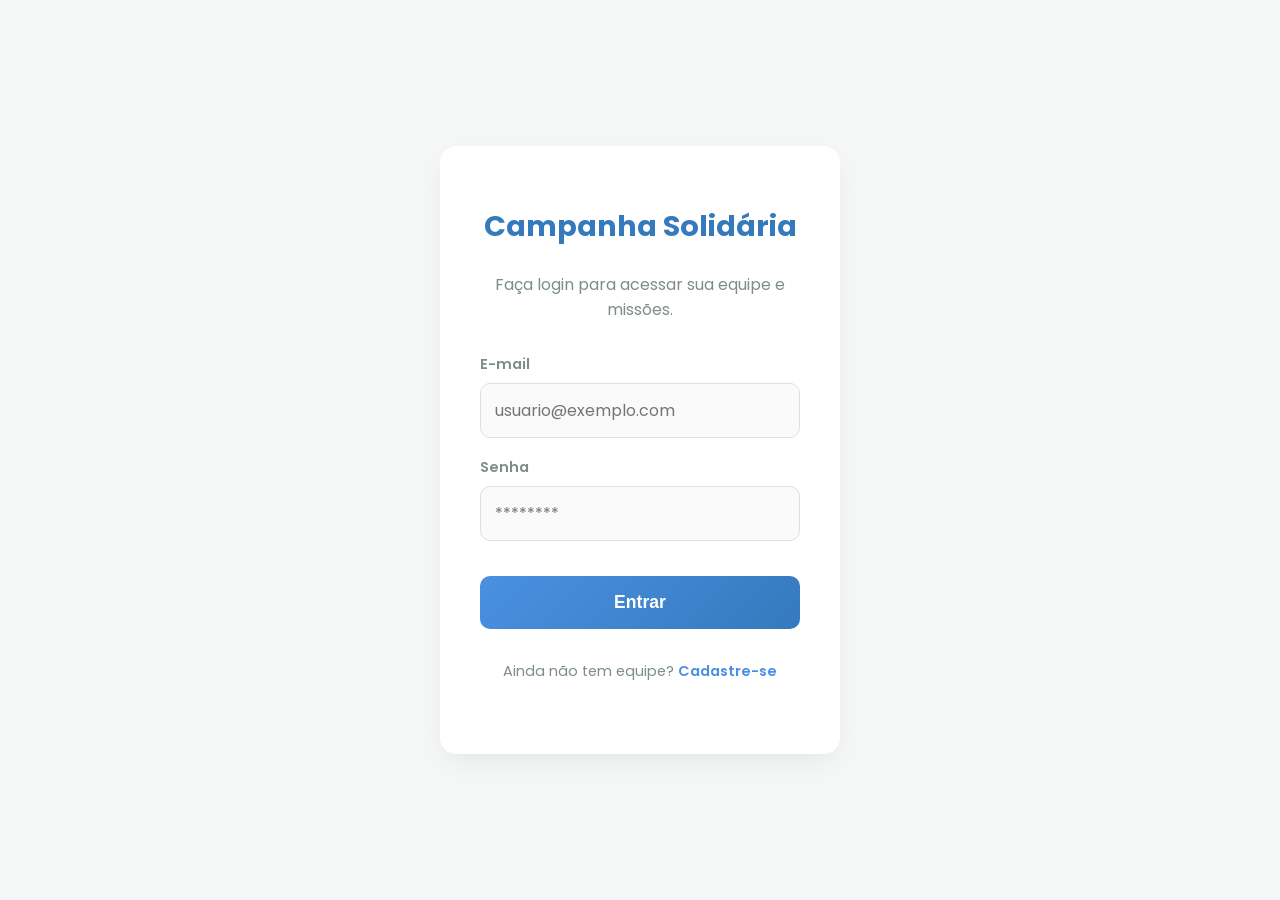
<file: index.html>
<!DOCTYPE html>
<html lang="pt-br">
<head>
    <meta charset="UTF-8">
    <meta name="viewport" content="width=device-width, initial-scale=1.0">
    <title>Login - Campanha de Livros</title>
    <link rel="stylesheet" href="style.css">
</head>
<body>

    <div class="login-container">
        <h1>Campanha Solidária</h1>
        <p>Faça login para acessar sua equipe e missões.</p>
        
        <form id="loginForm">
            <div class="input-group">
                <label for="email">E-mail</label>
                <input type="email" id="email" placeholder="usuario@exemplo.com" required>
            </div>
            
            <div class="input-group">
                <label for="password">Senha</label>
                <input type="password" id="password" placeholder="********" required>
            </div>

            <button type="submit" class="btn-primary">Entrar</button>
        </form>

        <div class="footer-links">
            <p>Ainda não tem equipe? <a href="pages/cadastro-login/cadastro.html">Cadastre-se</a></p>
        </div>
    </div>

    <script src="mock-data.js"></script>
    <script src="auth.js"></script>
</body>
</html>
</file>
<file: style.css>
/* /style.css (RAIZ - LOGIN) */

@import url('https://fonts.googleapis.com/css2?family=Poppins:wght@400;600;700&display=swap');

:root {
    --bg-base: #f4f7f6;
    --white: #ffffff;
    --primary: #4a90e2;
    --primary-dark: #357abd;
    --text-main: #2c3e50;
    --radius: 16px;
    --shadow-soft: 0 10px 30px -10px rgba(0,0,0,0.1);
}

* { box-sizing: border-box; }

body {
    margin: 0; padding: 0;
    font-family: 'Poppins', sans-serif;
    background-color: var(--bg-base);
    color: var(--text-main);
    display: flex; justify-content: center; align-items: center;
    min-height: 100vh;
}

.login-container {
    background-color: var(--white);
    padding: 2.5rem;
    border-radius: var(--radius);
    box-shadow: var(--shadow-soft);
    width: 90%;
    max-width: 400px;
    text-align: center;
}

h1 { color: var(--primary-dark); margin-bottom: 1.5rem; font-size: 1.8rem; }
p { color: #7f8c8d; margin-bottom: 2rem; }

.input-group { margin-bottom: 1.2rem; text-align: left; }
.input-group label { display: block; margin-bottom: 0.5rem; color: #7f8c8d; font-size: 0.9rem; font-weight: 600; }
.input-group input {
    width: 100%; padding: 14px;
    border: 1px solid #e0e0e0; border-radius: 10px;
    font-size: 1rem; background-color: #fafafa;
    font-family: inherit; transition: border 0.3s;
}
.input-group input:focus { border-color: var(--primary); outline: none; background: #fff; }

.btn-primary {
    background: linear-gradient(135deg, var(--primary) 0%, var(--primary-dark) 100%);
    color: white; padding: 16px; width: 100%;
    border: none; border-radius: 10px;
    font-size: 1.1rem; font-weight: bold;
    cursor: pointer; transition: transform 0.2s, box-shadow 0.2s;
    margin-top: 1rem;
}
.btn-primary:active { transform: scale(0.98); }

.footer-links { margin-top: 2rem; font-size: 0.9rem; }
.footer-links a { color: var(--primary); text-decoration: none; font-weight: 600; }
</file>
<file: pages/admin/style.css>
/* /pages/admin/style.css */

/* --- GLOBAL ADAPTADO PARA ADMIN (Sem bottom nav) --- */
@import url('https://fonts.googleapis.com/css2?family=Poppins:wght@400;600;700&display=swap');
:root {
    --bg-base: #eef2f5; --white: #ffffff;
    --primary: #2c3e50; /* Admin mais sóbrio */
    --accent: #e67e22; --danger: #e74c3c;
    --text-main: #2c3e50;
    --header-height: 70px;
    --radius: 12px; --shadow-soft: 0 5px 15px rgba(0,0,0,0.08);
}
* { box-sizing: border-box; }
body {
    margin: 0; font-family: 'Poppins', sans-serif;
    background-color: var(--bg-base); color: var(--text-main);
    padding-top: calc(var(--header-height) + 20px);
    padding-bottom: 20px; /* Sem Nav embaixo */
}
.admin-header {
    position: fixed; top: 0; left: 0; width: 100%; height: var(--header-height);
    background: var(--primary); color: white;
    display: flex; justify-content: space-between; align-items: center;
    padding: 0 25px; z-index: 1000; box-shadow: 0 2px 10px rgba(0,0,0,0.1);
}
.admin-header h2 { font-size: 1.2rem; margin: 0; }
.content-container { width: 100%; max-width: 800px; margin: 0 auto; padding: 0 20px; }

/* Tabs */
.admin-tabs { display: flex; gap: 10px; margin-bottom: 25px; background: #dfe4ea; padding: 5px; border-radius: 10px; }
.tab-btn {
    flex: 1; padding: 12px; border: none; background: transparent;
    cursor: pointer; border-radius: 8px; font-weight: 600; color: #7f8c8d;
    transition: 0.3s;
}
.tab-btn.active { background: white; color: var(--primary); box-shadow: 0 2px 5px rgba(0,0,0,0.05); }

/* Forms */
.card-form {
    background: white; padding: 25px; border-radius: var(--radius);
    box-shadow: var(--shadow-soft); margin-bottom: 25px;
}
.card-form h3 { margin-top: 0; color: var(--primary); }
.card-form input {
    display: block; width: 100%; margin-bottom: 12px; padding: 12px;
    border: 1px solid #ccc; border-radius: 8px; font-family: inherit;
}
.btn-primary {
    background: var(--accent); color: white; border: none; padding: 12px;
    width: 100%; cursor: pointer; border-radius: 8px; font-weight: bold;
}

/* Listas */
.admin-item {
    background: white; padding: 18px; margin-bottom: 12px; border-radius: 8px;
    display: flex; justify-content: space-between; align-items: center;
    border-left: 4px solid var(--primary); box-shadow: 0 2px 5px rgba(0,0,0,0.02);
}
.btn-delete {
    background: #ffebeb; color: var(--danger); border: none;
    width: 36px; height: 36px; border-radius: 50%; cursor: pointer;
    display: flex; align-items: center; justify-content: center; transition: 0.2s;
}
.btn-delete:hover { background: var(--danger); color: white; }
</file>
<file: pages/missions/style.css>
/* /pages/missions/style.css */

/* --- INÍCIO DO GLOBAL --- */
@import url('https://fonts.googleapis.com/css2?family=Poppins:wght@400;600;700&display=swap');
:root {
    --bg-base: #f4f7f6; --white: #ffffff;
    --primary: #4a90e2; --primary-dark: #357abd; --accent: #ff6b6b;
    --text-main: #2c3e50; --text-light: #95a5a6;
    --nav-height: 70px; --header-height: 60px;
    --radius: 16px; --shadow-soft: 0 10px 30px -10px rgba(0,0,0,0.1);
}
* { box-sizing: border-box; -webkit-tap-highlight-color: transparent; }
body {
    margin: 0; font-family: 'Poppins', sans-serif;
    background-color: var(--bg-base); color: var(--text-main);
    padding-top: calc(var(--header-height) + 20px);
    padding-bottom: calc(var(--nav-height) + 20px);
}
/* Header */
.app-header {
    position: fixed; top: 0; left: 0; width: 100%; height: var(--header-height);
    background: rgba(255,255,255,0.95); backdrop-filter: blur(10px);
    display: flex; justify-content: space-between; align-items: center;
    padding: 0 20px; z-index: 1000; box-shadow: 0 2px 10px rgba(0,0,0,0.05);
}
.app-header h2 { font-size: 1rem; margin: 0; color: var(--primary-dark); }
/* Nav */
.bottom-nav {
    position: fixed; bottom: 0; left: 0; width: 100%; height: var(--nav-height);
    background: var(--white); display: flex; justify-content: space-around;
    box-shadow: 0 -5px 20px rgba(0,0,0,0.05); z-index: 1000;
    border-top-left-radius: 20px; border-top-right-radius: 20px;
}
.nav-item {
    text-decoration: none; color: var(--text-light); display: flex;
    flex-direction: column; align-items: center; justify-content: center;
    flex: 1; height: 100%;
}
.nav-item i { font-size: 1.4rem; margin-bottom: 4px; transition: 0.2s; }
.nav-item span { font-size: 0.7rem; font-weight: 600; }
.nav-item.active { color: var(--primary); }
.nav-item.active i { transform: translateY(-2px); }
.content-container { width: 100%; max-width: 600px; margin: 0 auto; padding: 0 20px; animation: fadeIn 0.4s ease-out; }
@keyframes fadeIn { from { opacity: 0; transform: translateY(10px); } to { opacity: 1; transform: translateY(0); } }
/* --- FIM DO GLOBAL --- */

/* Estilos de Missões */
.user-info h2 { font-size: 1.1rem; margin: 0; color: var(--primary-dark); }
.team-badge { font-size: 0.8rem; color: #7f8c8d; background: #eee; padding: 4px 10px; border-radius: 20px; }
.points-display { background: var(--primary); color: white; padding: 6px 14px; border-radius: 20px; font-weight: 700; font-size: 0.9rem; }

h3 { color: var(--text-main); margin-bottom: 15px; font-size: 1.1rem; }

.mission-card {
    background: var(--white); border-radius: var(--radius); padding: 20px;
    margin-bottom: 15px; box-shadow: var(--shadow-soft);
    border-left: 5px solid var(--primary); /* Padrão */
    transition: transform 0.2s;
}
.mission-card:active { transform: scale(0.98); }

.mission-header { display: flex; justify-content: space-between; margin-bottom: 8px; }
.mission-title { font-weight: 700; color: var(--text-main); }
.mission-points { color: var(--primary); font-weight: 700; }
.mission-desc { font-size: 0.9rem; color: #666; margin-bottom: 12px; line-height: 1.5; }

.status-badge { display: inline-block; font-size: 0.75rem; padding: 6px 12px; border-radius: 6px; font-weight: 700; text-transform: uppercase; }

/* Variações de Status */
.status-completed { background: #d4edda; color: #155724; border-left-color: #28a745; }
.status-in_progress { background: #fff3cd; color: #856404; border-left-color: #ffc107; }
.status-locked { background: #e2e3e5; color: #383d41; border-left-color: #6c757d; }
</file>
<file: pages/perfil/style.css>
/* /pages/perfil/style.css */

/* --- GLOBAL (Mesmo dos anteriores) --- */
@import url('https://fonts.googleapis.com/css2?family=Poppins:wght@400;600;700&display=swap');
:root {
    --bg-base: #f4f7f6; --white: #ffffff;
    --primary: #4a90e2; --primary-dark: #357abd; --danger: #e74c3c;
    --text-main: #2c3e50; --text-light: #95a5a6;
    --nav-height: 70px; --header-height: 60px;
    --radius: 16px; --shadow-soft: 0 10px 30px -10px rgba(0,0,0,0.1);
}
* { box-sizing: border-box; -webkit-tap-highlight-color: transparent; }
body {
    margin: 0; font-family: 'Poppins', sans-serif;
    background-color: var(--bg-base); color: var(--text-main);
    padding-top: calc(var(--header-height) + 20px);
    padding-bottom: calc(var(--nav-height) + 20px);
}
.app-header {
    position: fixed; top: 0; left: 0; width: 100%; height: var(--header-height);
    background: rgba(255,255,255,0.95); backdrop-filter: blur(10px);
    display: flex; justify-content: space-between; align-items: center;
    padding: 0 20px; z-index: 1000; box-shadow: 0 2px 10px rgba(0,0,0,0.05);
}
.app-header h2 { font-size: 1.1rem; margin: 0; color: var(--primary-dark); }
.bottom-nav {
    position: fixed; bottom: 0; left: 0; width: 100%; height: var(--nav-height);
    background: var(--white); display: flex; justify-content: space-around;
    box-shadow: 0 -5px 20px rgba(0,0,0,0.05); z-index: 1000;
    border-top-left-radius: 20px; border-top-right-radius: 20px;
}
.nav-item {
    text-decoration: none; color: var(--text-light); display: flex;
    flex-direction: column; align-items: center; justify-content: center;
    flex: 1; height: 100%;
}
.nav-item i { font-size: 1.4rem; margin-bottom: 4px; transition: 0.2s; }
.nav-item span { font-size: 0.7rem; font-weight: 600; }
.nav-item.active { color: var(--primary); }
.nav-item.active i { transform: translateY(-2px); }
.content-container { width: 100%; max-width: 600px; margin: 0 auto; padding: 0 20px; animation: fadeIn 0.4s ease-out; }
@keyframes fadeIn { from { opacity: 0; transform: translateY(10px); } to { opacity: 1; transform: translateY(0); } }
/* --- FIM GLOBAL --- */

.profile-card, .team-status-card {
    background: var(--white); padding: 25px; border-radius: var(--radius);
    margin-bottom: 20px; box-shadow: var(--shadow-soft); text-align: center;
}

.profile-avatar {
    width: 80px; height: 80px; background: #eef2f5; border-radius: 50%;
    margin: 0 auto 20px; display: flex; align-items: center; justify-content: center;
    font-size: 2rem; color: #bdc3c7;
}

.form-group { text-align: left; margin-bottom: 20px; }
.form-group label { display: block; font-size: 0.85rem; color: #7f8c8d; margin-bottom: 8px; font-weight: 600; }
.form-group input {
    width: 100%; padding: 12px; border: 1px solid #e0e0e0;
    border-radius: 10px; font-family: inherit;
}

button {
    width: 100%; padding: 14px; border-radius: 10px; border: none;
    font-weight: 700; cursor: pointer; transition: 0.2s;
    font-size: 0.95rem; margin-top: 10px;
}
.btn-primary { background: var(--primary); color: white; }
.btn-secondary { background: #2ecc71; color: white; }
.btn-outline { background: transparent; border: 1px solid var(--primary); color: var(--primary); }
.btn-danger { background: #ffebeb; color: var(--danger); }
.btn-danger:hover { background: var(--danger); color: white; }

.divider { border: 0; border-top: 1px solid #eee; margin: 25px 0; }
.section-title { font-size: 1.1rem; color: var(--text-main); margin-bottom: 15px; }

.action-box {
    background: #f8f9fa; padding: 20px; border-radius: 12px;
    margin-top: 15px; text-align: left;
}
.action-box select, .action-box input {
    width: 100%; padding: 10px; margin-bottom: 10px; border-radius: 8px; border: 1px solid #ddd;
}
.info-links a {
    display: flex; align-items: center; padding: 15px; background: white;
    margin-bottom: 10px; border-radius: 12px; text-decoration: none; color: #555;
    box-shadow: 0 2px 5px rgba(0,0,0,0.03);
}
.info-links i { margin-right: 15px; color: var(--primary); font-size: 1.2rem; }
</file>
<file: pages/ranking/style.css>
/* /pages/ranking/style.css */

/* --- INÍCIO DO GLOBAL (Copiado de Missões) --- */
@import url('https://fonts.googleapis.com/css2?family=Poppins:wght@400;600;700&display=swap');
:root {
    --bg-base: #f4f7f6; --white: #ffffff;
    --primary: #4a90e2; --primary-dark: #357abd; --gold: #f1c40f;
    --text-main: #2c3e50; --text-light: #95a5a6;
    --nav-height: 70px; --header-height: 60px;
    --radius: 16px; --shadow-soft: 0 10px 30px -10px rgba(0,0,0,0.1);
}
* { box-sizing: border-box; -webkit-tap-highlight-color: transparent; }
body {
    margin: 0; font-family: 'Poppins', sans-serif;
    background-color: var(--bg-base); color: var(--text-main);
    padding-top: calc(var(--header-height) + 20px);
    padding-bottom: calc(var(--nav-height) + 20px);
}
.app-header {
    position: fixed; top: 0; left: 0; width: 100%; height: var(--header-height);
    background: rgba(255,255,255,0.95); backdrop-filter: blur(10px);
    display: flex; justify-content: space-between; align-items: center;
    padding: 0 20px; z-index: 1000; box-shadow: 0 2px 10px rgba(0,0,0,0.05);
}
.app-header h2 { font-size: 1.1rem; margin: 0; color: var(--primary-dark); }
.bottom-nav {
    position: fixed; bottom: 0; left: 0; width: 100%; height: var(--nav-height);
    background: var(--white); display: flex; justify-content: space-around;
    box-shadow: 0 -5px 20px rgba(0,0,0,0.05); z-index: 1000;
    border-top-left-radius: 20px; border-top-right-radius: 20px;
}
.nav-item {
    text-decoration: none; color: var(--text-light); display: flex;
    flex-direction: column; align-items: center; justify-content: center;
    flex: 1; height: 100%;
}
.nav-item i { font-size: 1.4rem; margin-bottom: 4px; transition: 0.2s; }
.nav-item span { font-size: 0.7rem; font-weight: 600; }
.nav-item.active { color: var(--primary); }
.nav-item.active i { transform: translateY(-2px); }
.content-container { width: 100%; max-width: 600px; margin: 0 auto; padding: 0 20px; animation: fadeIn 0.4s ease-out; }
@keyframes fadeIn { from { opacity: 0; transform: translateY(10px); } to { opacity: 1; transform: translateY(0); } }
/* --- FIM DO GLOBAL --- */

/* Estilos de Ranking Artístico */
.ranking-intro { text-align: center; margin-bottom: 25px; color: #7f8c8d; font-size: 0.9rem; }

.race-item {
    background: var(--white); border-radius: var(--radius); padding: 20px;
    margin-bottom: 20px; box-shadow: var(--shadow-soft);
    position: relative; overflow: hidden; transition: transform 0.2s;
}
.race-item:active { transform: scale(0.98); }

/* Faixa lateral decorativa */
.race-item::before {
    content: ''; position: absolute; left: 0; top: 0; bottom: 0;
    width: 6px; background: #eee;
}

.race-info {
    display: flex; justify-content: space-between; align-items: center;
    margin-bottom: 15px; position: relative; z-index: 2;
}

.race-rank-badge {
    width: 36px; height: 36px;
    background: #f0f2f5; color: #7f8c8d; border-radius: 50%;
    display: flex; align-items: center; justify-content: center;
    font-weight: 800; font-size: 1rem; margin-right: 15px;
}

.race-team-name { flex-grow: 1; font-weight: 700; color: var(--text-main); font-size: 1rem; }
.race-points { font-weight: 700; color: var(--primary); font-size: 1.1rem; }

/* Barra de Progresso */
.progress-track { background-color: #f0f2f5; height: 12px; border-radius: 10px; overflow: hidden; }
.progress-bar {
    height: 100%; border-radius: 10px;
    background: linear-gradient(90deg, #a1c4fd 0%, #c2e9fb 100%);
    box-shadow: 0 2px 10px rgba(161, 196, 253, 0.5);
    transition: width 1.5s cubic-bezier(0.22, 1, 0.36, 1);
}

/* TOP 3 - Estilos Especiais */
/* Ouro */
.rank-1::before { background: var(--gold); }
.rank-1 .race-rank-badge { background: #fff9db; color: #d4ac0d; border: 2px solid var(--gold); }
.rank-1 .progress-bar { 
    background: linear-gradient(90deg, #f1c40f 0%, #f7dc6f 100%);
    box-shadow: 0 4px 15px rgba(241, 196, 15, 0.4);
}
/* Prata */
.rank-2::before { background: #bdc3c7; }
.rank-2 .race-rank-badge { background: #f4f6f7; color: #7f8c8d; border: 2px solid #bdc3c7; }
.rank-2 .progress-bar { background: linear-gradient(90deg, #bdc3c7 0%, #ecf0f1 100%); }
/* Bronze */
.rank-3::before { background: #e67e22; }
.rank-3 .race-rank-badge { background: #fbeee6; color: #d35400; border: 2px solid #e67e22; }
.rank-3 .progress-bar { background: linear-gradient(90deg, #e67e22 0%, #f39c12 100%); }

/* Minha Equipe */
.my-team-card { border: 2px solid var(--primary); background: #fbfdff; }
.my-team-card .race-team-name::after {
    content: " (Você)"; font-size: 0.7rem; color: var(--primary); font-weight: 600; margin-left: 5px;
}
</file>
